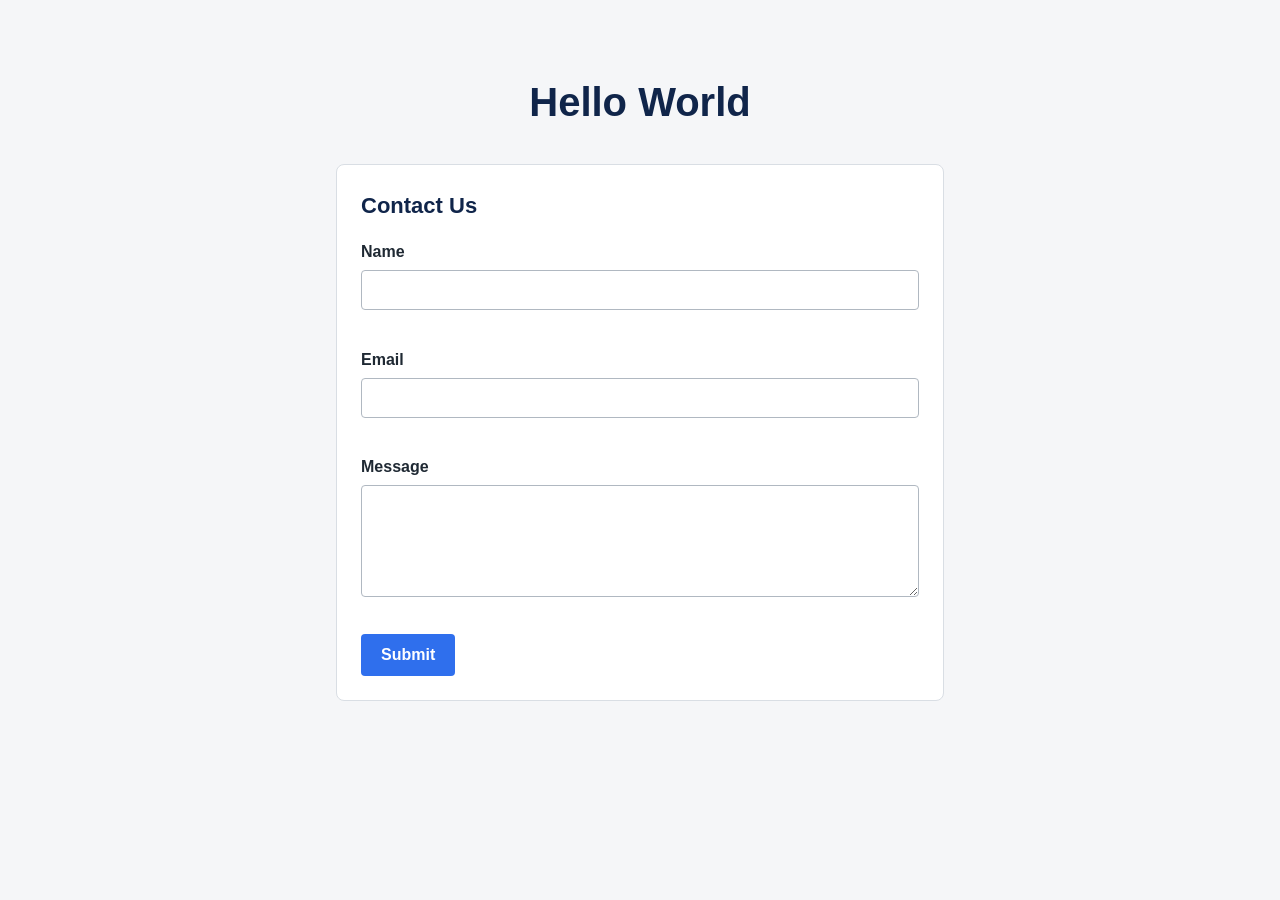
<file: index.html>
<!DOCTYPE html>
<html lang="en">
<head>
  <meta charset="UTF-8">
  <meta name="viewport" content="width=device-width, initial-scale=1.0">
  <title>Hello World</title>
  <meta name="description" content="Hello World page with a Contact Us form.">
  <link rel="stylesheet" href="css/styles.css">
  <link rel="icon" type="image/svg+xml" href="assets/favicon.svg">
</head>
<body>
  <main class="page">
    <section class="hello-section">
      <h1>Hello World</h1>
    </section>

    <section class="contact-section" aria-labelledby="contact-heading">
      <h2 id="contact-heading">Contact Us</h2>

      <form id="contact-form" novalidate>
        <div class="form-field">
          <label for="name">Name</label>
          <input type="text" id="name" name="name" autocomplete="name">
          <span class="error-message" id="name-error" role="alert"></span>
        </div>

        <div class="form-field">
          <label for="email">Email</label>
          <input type="email" id="email" name="email" autocomplete="email">
          <span class="error-message" id="email-error" role="alert"></span>
        </div>

        <div class="form-field">
          <label for="message">Message</label>
          <textarea id="message" name="message" rows="5"></textarea>
          <span class="error-message" id="message-error" role="alert"></span>
        </div>

        <button type="submit" id="submit-button">Submit</button>

        <p class="success-message" id="success-message" role="status" aria-live="polite" hidden></p>
      </form>
    </section>
  </main>

  <script src="js/fields.js"></script>
  <script src="js/validators.js"></script>
  <script src="js/ui.js"></script>
  <script src="js/app.js"></script>
</body>
</html>
</file>
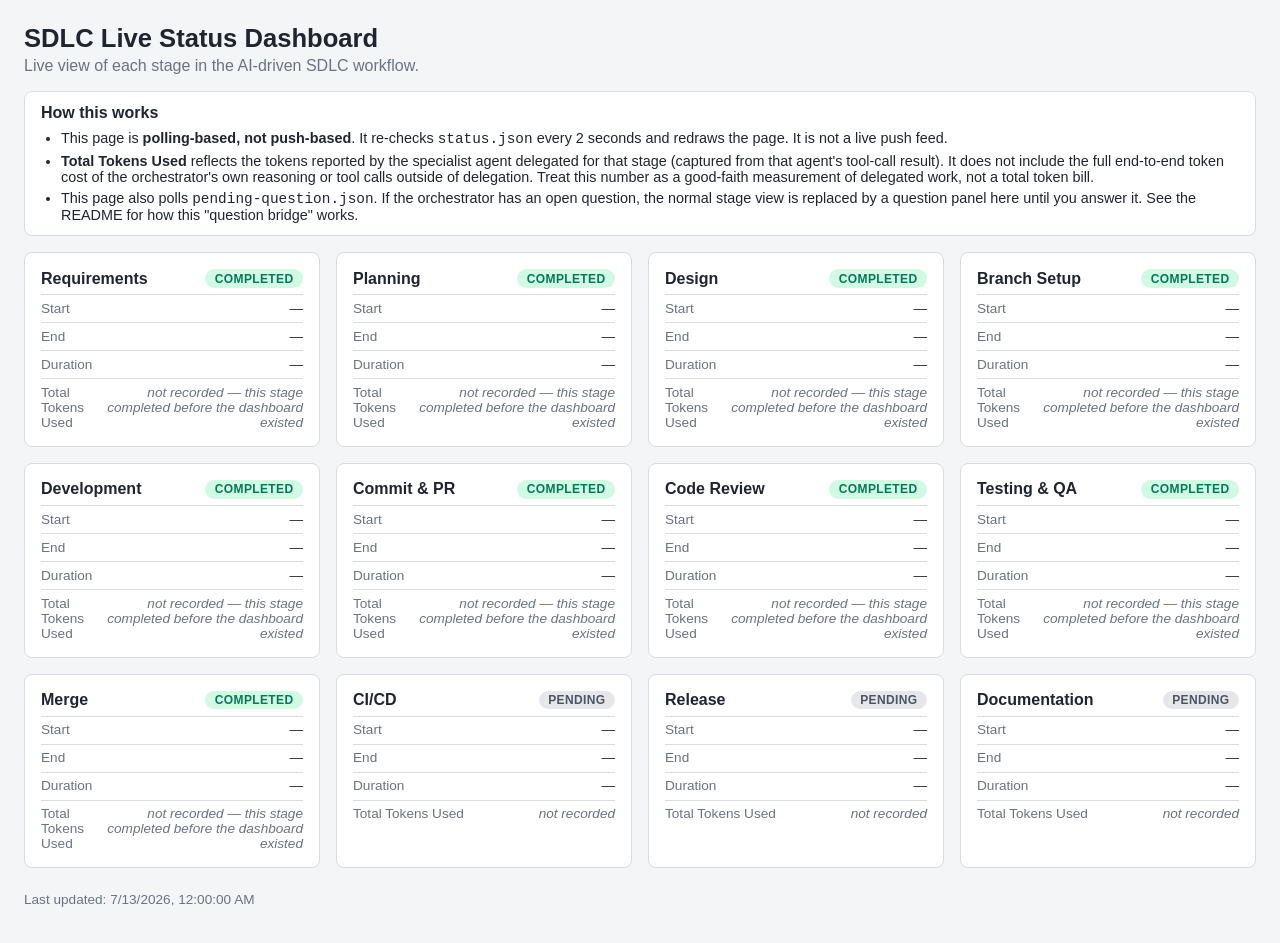
<file: sdlc-dashboard/dashboard.html>
<!DOCTYPE html>
<html lang="en">
<head>
  <meta charset="UTF-8" />
  <meta name="viewport" content="width=device-width, initial-scale=1.0" />
  <title>SDLC Live Status Dashboard</title>
  <link rel="stylesheet" href="dashboard.css" />
</head>
<body>
  <header class="page-header">
    <h1>SDLC Live Status Dashboard</h1>
    <p class="subtitle">Live view of each stage in the AI-driven SDLC workflow.</p>
  </header>

  <section class="how-it-works" aria-label="How this works">
    <h2>How this works</h2>
    <ul>
      <li>This page is <strong>polling-based, not push-based</strong>. It re-checks <code>status.json</code> every 2 seconds and redraws the page. It is not a live push feed.</li>
      <li><strong>Total Tokens Used</strong> reflects the tokens reported by the specialist agent delegated for that stage (captured from that agent's tool-call result). It does not include the full end-to-end token cost of the orchestrator's own reasoning or tool calls outside of delegation. Treat this number as a good-faith measurement of delegated work, not a total token bill.</li>
      <li>This page also polls <code>pending-question.json</code>. If the orchestrator has an open question, the normal stage view is replaced by a question panel here until you answer it. See the README for how this "question bridge" works.</li>
    </ul>
  </section>

  <div id="connection-indicator" class="connection-indicator" hidden>
    Connection lost, retrying...
  </div>

  <section id="question-panel" class="question-panel" hidden aria-live="polite" aria-label="Orchestrator question">
    <h2 class="question-panel-title">The workflow needs your input</h2>
    <p id="question-stage" class="question-stage"></p>
    <p id="question-text" class="question-text"></p>

    <div id="question-options" class="question-options">
      <!-- Option buttons or a free-text form are rendered here by dashboard.js -->
    </div>

    <p id="question-feedback" class="question-feedback" hidden></p>
  </section>

  <main>
    <div id="stage-grid" class="stage-grid" aria-live="polite">
      <!-- Stage cards are rendered here by dashboard.js -->
    </div>
  </main>

  <footer class="page-footer">
    <p id="last-updated">Last updated: —</p>
  </footer>

  <script src="dashboard.js"></script>
</body>
</html>
</file>
<file: css/styles.css>
/* ==========================================================================
   Hello World Landing Page — Styles
   Layout, responsive rules, and visible focus states.
   ========================================================================== */

* {
  box-sizing: border-box;
}

html,
body {
  margin: 0;
  padding: 0;
}

body {
  font-family: -apple-system, "Segoe UI", Roboto, Helvetica, Arial, sans-serif;
  background-color: #f5f6f8;
  color: #1f2933;
  line-height: 1.5;
}

.page {
  max-width: 640px;
  margin: 0 auto;
  padding: 24px 16px 48px;
}

/* ---- Hello World section ---- */

.hello-section {
  text-align: center;
  padding: 32px 16px;
}

.hello-section h1 {
  font-size: 2rem;
  margin: 0;
  color: #10254a;
}

/* ---- Contact Us section ---- */

.contact-section {
  background-color: #ffffff;
  border: 1px solid #d9dee4;
  border-radius: 8px;
  padding: 24px;
}

.contact-section h2 {
  margin-top: 0;
  font-size: 1.375rem;
  color: #10254a;
}

.form-field {
  margin-bottom: 18px;
  display: flex;
  flex-direction: column;
}

.form-field label {
  font-weight: 600;
  margin-bottom: 6px;
}

.form-field input,
.form-field textarea {
  font-size: 1rem;
  padding: 10px 12px;
  border: 1px solid #b0b8c1;
  border-radius: 4px;
  width: 100%;
  font-family: inherit;
}

.form-field textarea {
  resize: vertical;
  min-height: 100px;
}

.form-field input:focus,
.form-field textarea:focus {
  outline: 3px solid #2f6fed;
  outline-offset: 1px;
  border-color: #2f6fed;
}

.form-field.has-error input,
.form-field.has-error textarea {
  border-color: #c62828;
}

.error-message {
  color: #c62828;
  font-size: 0.875rem;
  margin-top: 4px;
  min-height: 1.1em;
}

#submit-button {
  font-size: 1rem;
  font-weight: 600;
  padding: 12px 20px;
  background-color: #2f6fed;
  color: #ffffff;
  border: none;
  border-radius: 4px;
  cursor: pointer;
}

#submit-button:hover {
  background-color: #2559c2;
}

#submit-button:focus-visible {
  outline: 3px solid #10254a;
  outline-offset: 2px;
}

#submit-button:disabled {
  background-color: #9db3d8;
  cursor: not-allowed;
}

.success-message {
  color: #1b5e20;
  background-color: #e8f5e9;
  border: 1px solid #a5d6a7;
  border-radius: 4px;
  padding: 12px 14px;
  margin-top: 18px;
}

.success-message[hidden] {
  display: none;
}

/* ---- Responsive rules (mobile-first already applies; refine for wider screens) ---- */

@media (min-width: 600px) {
  .page {
    padding-top: 40px;
  }

  .hello-section h1 {
    font-size: 2.5rem;
  }
}

@media (max-width: 359px) {
  .page {
    padding: 16px 8px 32px;
  }

  .contact-section {
    padding: 16px;
  }
}
</file>
<file: sdlc-dashboard/dashboard.css>
/* SDLC Live Status Dashboard styles
   Plain CSS3, no framework, no build step. */

:root {
  --color-bg: #f4f5f7;
  --color-card-bg: #ffffff;
  --color-border: #d9dce1;
  --color-text: #1f2430;
  --color-muted: #6b7280;

  --color-pending-bg: #e5e7eb;
  --color-pending-text: #4b5563;

  --color-running-bg: #dbeafe;
  --color-running-text: #1d4ed8;

  --color-completed-bg: #d1fae5;
  --color-completed-text: #047857;

  --color-failed-bg: #fee2e2;
  --color-failed-text: #b91c1c;
}

* {
  box-sizing: border-box;
}

body {
  margin: 0;
  padding: 1.5rem;
  font-family: -apple-system, "Segoe UI", Roboto, Helvetica, Arial, sans-serif;
  background: var(--color-bg);
  color: var(--color-text);
}

.page-header h1 {
  margin: 0 0 0.25rem 0;
  font-size: 1.6rem;
}

.subtitle {
  margin: 0 0 1rem 0;
  color: var(--color-muted);
}

.how-it-works {
  background: var(--color-card-bg);
  border: 1px solid var(--color-border);
  border-radius: 8px;
  padding: 0.75rem 1rem;
  margin-bottom: 1rem;
}

.how-it-works h2 {
  margin: 0 0 0.5rem 0;
  font-size: 1rem;
}

.how-it-works ul {
  margin: 0;
  padding-left: 1.25rem;
}

.how-it-works li {
  margin-bottom: 0.35rem;
  font-size: 0.9rem;
  color: var(--color-text);
}

.how-it-works li:last-child {
  margin-bottom: 0;
}

.connection-indicator {
  background: var(--color-failed-bg);
  color: var(--color-failed-text);
  border: 1px solid var(--color-failed-text);
  border-radius: 6px;
  padding: 0.5rem 0.75rem;
  margin-bottom: 1rem;
  font-size: 0.9rem;
  font-weight: 600;
}

.question-panel {
  background: var(--color-card-bg);
  border: 2px solid var(--color-running-text);
  border-radius: 8px;
  padding: 1.25rem;
  margin-bottom: 1.5rem;
}

.question-panel-title {
  margin: 0 0 0.5rem 0;
  font-size: 1.15rem;
  color: var(--color-running-text);
}

.question-stage {
  margin: 0 0 0.5rem 0;
  font-size: 0.85rem;
  color: var(--color-muted);
  text-transform: uppercase;
  letter-spacing: 0.03em;
  font-weight: 700;
}

.question-text {
  margin: 0 0 1rem 0;
  font-size: 1rem;
  color: var(--color-text);
}

.question-options {
  display: flex;
  flex-wrap: wrap;
  gap: 0.6rem;
  align-items: center;
}

.question-option-button {
  background: var(--color-running-bg);
  color: var(--color-running-text);
  border: 1px solid var(--color-running-text);
  border-radius: 6px;
  padding: 0.5rem 1rem;
  font-size: 0.9rem;
  font-weight: 600;
  cursor: pointer;
}

.question-option-button:hover {
  filter: brightness(0.95);
}

.question-option-button:disabled {
  opacity: 0.6;
  cursor: not-allowed;
}

.question-text-input {
  flex: 1 1 260px;
  padding: 0.5rem 0.6rem;
  font-size: 0.9rem;
  border: 1px solid var(--color-border);
  border-radius: 6px;
  font-family: inherit;
  min-height: 2.4rem;
  resize: vertical;
}

.question-submit-button {
  background: var(--color-running-text);
  color: #ffffff;
  border: none;
  border-radius: 6px;
  padding: 0.55rem 1.1rem;
  font-size: 0.9rem;
  font-weight: 600;
  cursor: pointer;
}

.question-submit-button:hover {
  filter: brightness(1.1);
}

.question-submit-button:disabled {
  opacity: 0.6;
  cursor: not-allowed;
}

.question-feedback {
  margin: 0.9rem 0 0 0;
  font-size: 0.9rem;
  padding: 0.5rem 0.75rem;
  border-radius: 6px;
}

.question-feedback.feedback-success {
  background: var(--color-completed-bg);
  color: var(--color-completed-text);
}

.question-feedback.feedback-error {
  background: var(--color-failed-bg);
  color: var(--color-failed-text);
}

.stage-grid {
  display: grid;
  grid-template-columns: repeat(auto-fill, minmax(280px, 1fr));
  gap: 1rem;
}

.stage-card {
  background: var(--color-card-bg);
  border: 1px solid var(--color-border);
  border-radius: 8px;
  padding: 1rem;
  display: flex;
  flex-direction: column;
  gap: 0.4rem;
}

.stage-card-header {
  display: flex;
  align-items: center;
  justify-content: space-between;
  gap: 0.5rem;
}

.stage-name {
  font-weight: 700;
  font-size: 1rem;
}

.status-badge {
  display: inline-block;
  padding: 0.15rem 0.6rem;
  border-radius: 999px;
  font-size: 0.75rem;
  font-weight: 700;
  text-transform: uppercase;
  letter-spacing: 0.03em;
  white-space: nowrap;
}

.status-badge.status-pending {
  background: var(--color-pending-bg);
  color: var(--color-pending-text);
}

.status-badge.status-running {
  background: var(--color-running-bg);
  color: var(--color-running-text);
  animation: pulse 1.4s ease-in-out infinite;
}

.status-badge.status-completed {
  background: var(--color-completed-bg);
  color: var(--color-completed-text);
}

.status-badge.status-failed {
  background: var(--color-failed-bg);
  color: var(--color-failed-text);
}

@keyframes pulse {
  0% {
    opacity: 1;
  }
  50% {
    opacity: 0.55;
  }
  100% {
    opacity: 1;
  }
}

.stage-detail-row {
  display: flex;
  justify-content: space-between;
  font-size: 0.85rem;
  border-top: 1px solid var(--color-border);
  padding-top: 0.35rem;
}

.stage-detail-row .label {
  color: var(--color-muted);
}

.stage-detail-row .value {
  text-align: right;
}

.value.not-recorded {
  color: var(--color-muted);
  font-style: italic;
}

.page-footer {
  margin-top: 1.5rem;
  color: var(--color-muted);
  font-size: 0.85rem;
}
</file>
